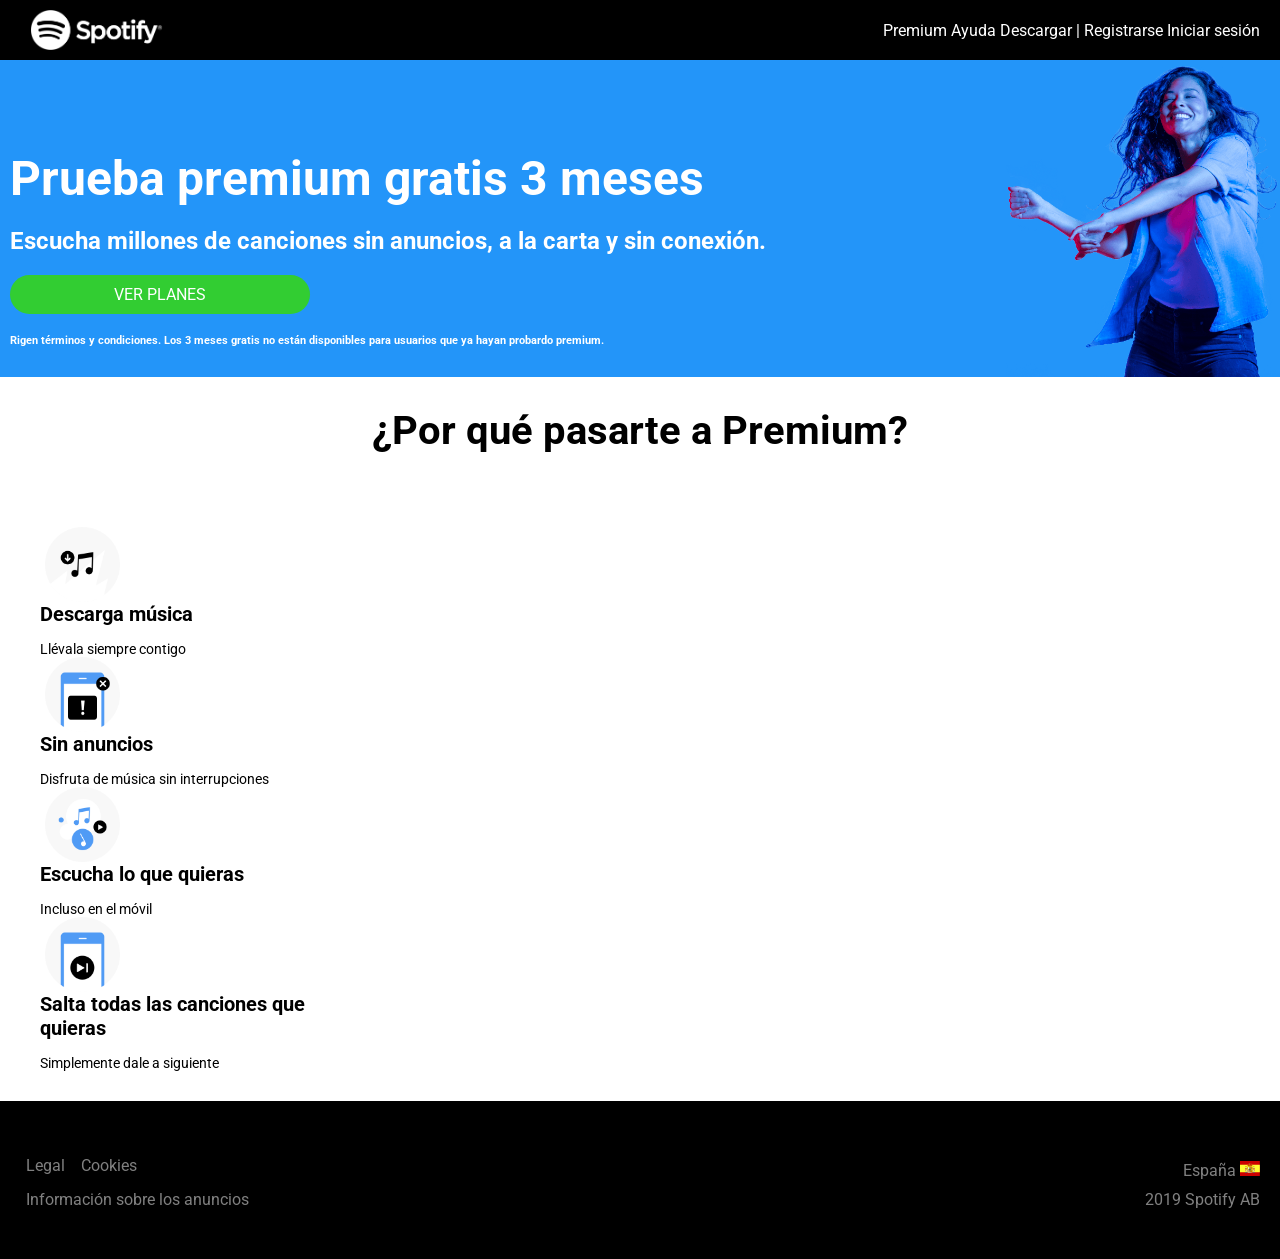
<file: docs/index.html>
<!DOCTYPE html>
<html lang="es">
  <head>
    <meta charset="UTF-8" />
    <meta http-equiv="X-UA-Compatible" content="IE=edge" />
    <meta name="viewport" content="width=device-width, initial-scale=1.0" />
    <link rel="preconnect" href="https://fonts.googleapis.com" />
    <link rel="preconnect" href="https://fonts.gstatic.com" crossorigin />
    <link
      href="https://fonts.googleapis.com/css2?family=Roboto:wght@400;700&display=swap"
      rel="stylesheet"
    />
    <link rel="stylesheet" href="./assets/css/main.css" />
    <title>Document</title>
  </head>
  <body>
    <header class="header">
      <img
        class="header__logo"
        src="./assets/images/logo.png"
        alt="logotipo de spotify"
      />
      <img
        class="header__burguer"
        src="./assets/images/menu-icon.png"
        alt=" Icono menu hamburguesa"
      />
      <nav class="header__menu">
        <ul>
          <li<a class="header__menu--link" href="">Premium</a></li>
          <li<a class="header__menu--link" href="">Ayuda</a></li>
          <li<a class="header__menu--link" href="">Descargar</a></li>
          <li<a class="header__menu--link" href=""> | </a></li>
          <li<a class="header__menu--link" href="">Registrarse</a>
          </li>
          <li<a class="header__menu--link" href="">Iniciar sesión</a>
          </li>
        </ul>
      </nav>
    </header>

    <main>
      <section class="blue">
        <div class="blue__wrapperContainer">
          <h1 class="blue__wrapperContainer--principal">
            Prueba premium gratis 3 meses
          </h1>
          <h2 class="blue__wrapperContainer--secondary">
            Escucha millones de canciones sin anuncios, a la carta y sin conexión.
          </h2>
          <div class="blue__wrapperContainer--button"><p>VER PLANES</p></div>
          <h6 class="blue__wrapperContainer--smallText">
            Rigen términos y condiciones. Los 3 meses gratis no están disponibles para
            usuarios que ya hayan probardo premium.
          </h6>
        </div>
      </section>

      <section class="white">
          <h1 class="white__premiumTitle">¿Por qué pasarte a Premium?</h1>
          <div class="white__conditions">


            <article class="--icon icon">
              <img class="img_benefits" src="./assets/images/benefit-1.png" alt="arrow point down and music note" />
              <div class="conditions-tex">
                <p class="subtitles">Descarga música</p>
                <p class="sub-subtitle">Llévala siempre contigo</p>
              </div>
            </article>


            <article class="--icon icon">
              <img class="img_benefits" src="./assets/images/benefit-2.png" alt="phone screen with exclamation" />
              <div class="conditions-tex">
                <p class="subtitles">Sin anuncios</p>
                <p class="sub-subtitle">Disfruta de música sin interrupciones</p>
              </div>
            </article>


            <article class="--icon icon">
              <img class="img_benefits" src="./assets/images/benefit-3.png" alt="various music notes" />
              <div class="conditions-tex">
                <p class="subtitles">Escucha lo que quieras</p>
                <p class="sub-subtitle">Incluso en el móvil</p>
              </div>
            </article>


            <article class="--icon icon">
              <img class="img_benefits" src="./assets/images/benefit-4.png" alt="phone screen with play button" />
              <div class="conditions-tex">
                <p class="subtitles">Salta todas las canciones que quieras</p>
                <p class="sub-subtitle">Simplemente dale a siguiente</p>
              </div>
            </article>


        </section>
    </main>

    <footer class="footer">
      <div class="footer__textoFot">
        <nav class="footer__textFot--menuFooter">
          <ul>
            <li class="menu_item_footer">
              <a class="link_footer" href="">Legal</a>
            </li>
            <li class="menu_item_footer">
              <a class="link_footer" href="">Cookies</a>
            </li>
            <li class="menu_item_footer">
              <a class="link_footer" href="">Información sobre los anuncios</a>
            </li>
          </ul>
        </nav>
      </div>
      <div class="footer__textoDer">
        <p class="footer__textoDer--textoEspana">
          España <img class="bandera" src="./assets/images/es.svg" alt="" />
        </p>
        <p>2019 Spotify AB</p>
      </div>
    </footer>

  </body>
</html>
</file>
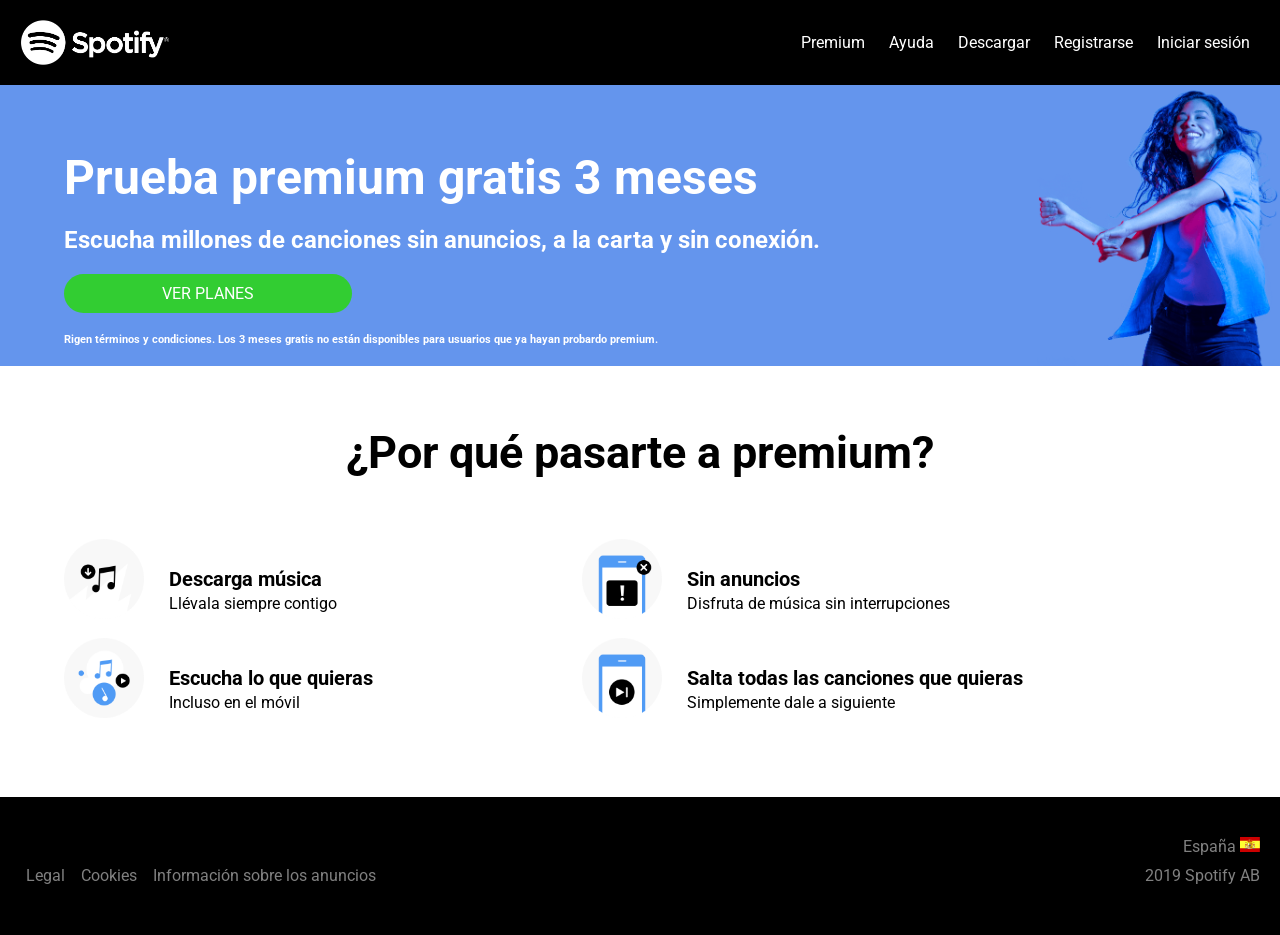
<file: version-0/index.html>
<!DOCTYPE html>
<html lang="es">
  <head>
    <meta charset="UTF-8" />
    <meta http-equiv="X-UA-Compatible" content="IE=edge" />
    <meta name="viewport" content="width=device-width, initial-scale=1.0" />
    <link rel="preconnect" href="https://fonts.googleapis.com" />
    <link rel="preconnect" href="https://fonts.gstatic.com" crossorigin />
    <link
      href="https://fonts.googleapis.com/css2?family=Roboto:wght@400;700&display=swap"
      rel="stylesheet"
    />
    <link rel="stylesheet" href="./styles/style.css" />
    <title>Document</title>
  </head>
  <body>
    <header class="intro">
      <img
        class="burguer"
        src="./images/menu-icon.png"
        alt="menu hamburguesa"
      />
      <img class="logo" src="./images/logo.png" alt="logotipo de spotify" />

      <nav class="menu">
        <ul>
          <li class="menu_item"><a class="link" href="">Premium</a></li>
          <li class="menu_item"><a class="link" href="">Ayuda</a></li>
          <li class="menu_item"><a class="link" href="">Descargar</a></li>
          <li class="menu_item"><a class="link" href="">Registrarse</a></li>
          <li class="menu_item">
            <a class="link" href="">Iniciar sesión</a>
          </li>
        </ul>
      </nav>
    </header>
    <main>
      <section class="section_imagen">
        <div class="wrapper">
          <h1 class="titulo_principal">Prueba premium gratis 3 meses</h1>
          <h2 class="titulo_secundario">
            Escucha millones de canciones sin anuncios, a la carta y sin
            conexión.
          </h2>
          <div class="boton"><p>VER PLANES</p></div>
          <h6 class="letra_peq">
            Rigen términos y condiciones. Los 3 meses gratis no están
            disponibles para usuarios que ya hayan probardo premium.
          </h6>
        </div>
      </section>

      <section class="condiciones wrapper">
        <h1 class="titulo_premium">¿Por qué pasarte a premium?</h1>
        <div class="condiciones_todas">
          <article class="icono">
            <img class="img_beneficts" src="./images/benefit-1.png" alt="" />
            <div class="condiciones-tex">
              <p class="subtitulos">Descarga música</p>
              <p>Llévala siempre contigo</p>
            </div>
          </article>
          <article class="icono">
            <img class="img_beneficts" src="./images/benefit-2.png" alt="" />
            <div class="condiciones-tex">
              <p class="subtitulos">Sin anuncios</p>
              <p>Disfruta de música sin interrupciones</p>
            </div>
          </article>
          <article class="icono">
            <img class="img_beneficts" src="./images/benefit-3.png" alt="" />
            <div class="condiciones-tex">
              <p class="subtitulos">Escucha lo que quieras</p>
              <p>Incluso en el móvil</p>
            </div>
          </article>
          <article class="icono">
            <img class="img_beneficts" src="./images/benefit-4.png" alt="" />
            <div class="condiciones-tex">
              <p class="subtitulos">Salta todas las canciones que quieras</p>
              <p>Simplemente dale a siguiente</p>
            </div>
          </article>
      </section>
    </main>
    <footer class="footer">
      <div class="texto-fot">
        <nav class="menu_footer">
          <ul>
            <li class="menu_item_footer">
              <a class="link_footer" href="">Legal</a>
            </li>
            <li class="menu_item_footer">
              <a class="link_footer" href="">Cookies</a>
            </li>
            <li class="menu_item_footer">
              <a class="link_footer" href="">Información sobre los anuncios</a>
            </li>
          </ul>
        </nav>
      </div>
      <div class="texto_der">
        <p class="texto_espana">
          España <img class="bandera" src="./images/es.svg" alt="" />
        </p>
        <p>2019 Spotify AB</p>
      </div>
    </footer>
  </body>
</html>
</file>
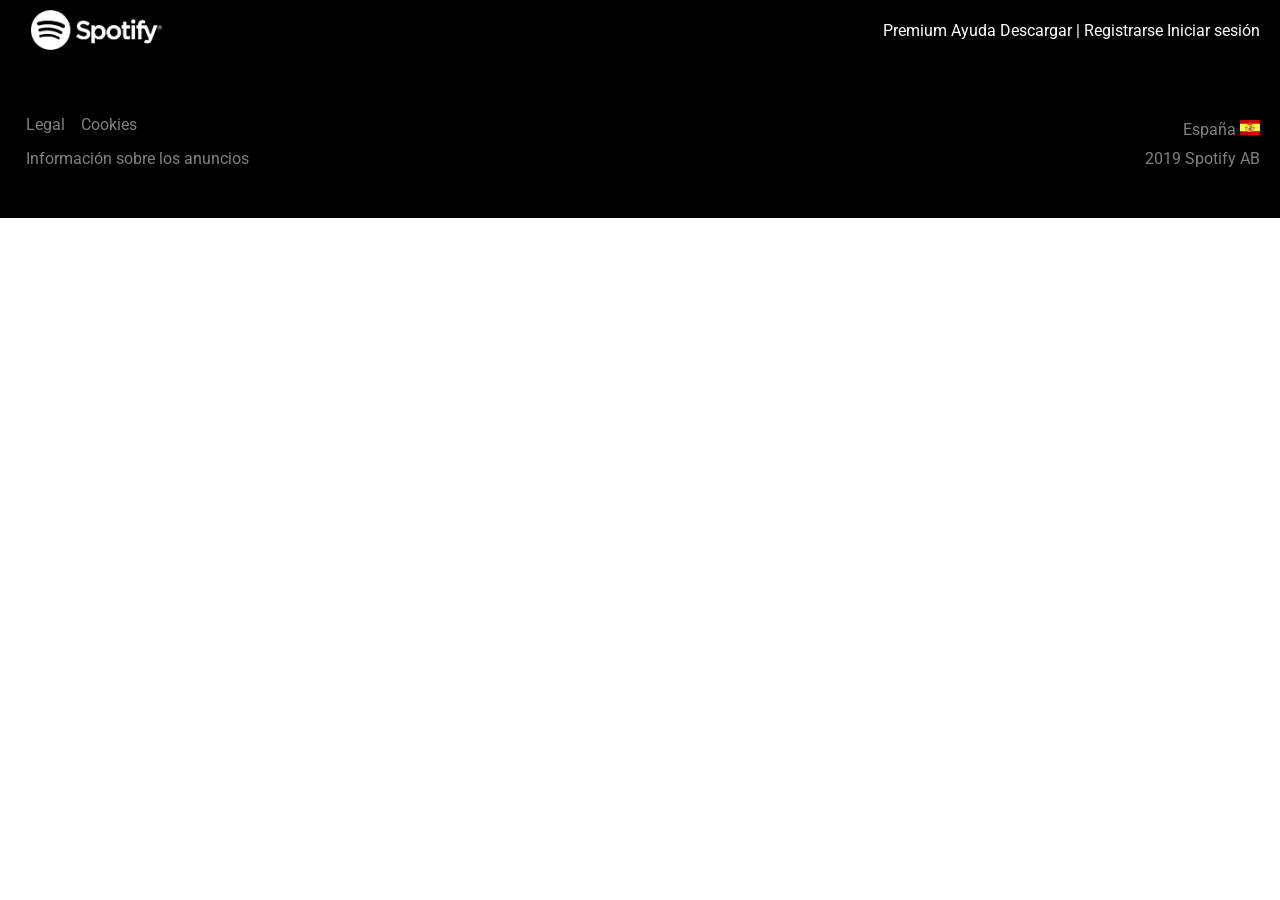
<file: docs/contacto.html>
<!DOCTYPE html>
<html lang="es">
  <head>
    <meta charset="UTF-8" />
    <meta http-equiv="X-UA-Compatible" content="IE=edge" />
    <meta name="viewport" content="width=device-width, initial-scale=1.0" />
    <link rel="preconnect" href="https://fonts.googleapis.com" />
    <link rel="preconnect" href="https://fonts.gstatic.com" crossorigin />
    <link
      href="https://fonts.googleapis.com/css2?family=Roboto:wght@400;700&display=swap"
      rel="stylesheet"
    />
    <link rel="stylesheet" href="./assets/css/main.css" />
    <title>Document</title>
  </head>
  <body>
    <header class="header">
      <img
        class="header__logo"
        src="./assets/images/logo.png"
        alt="logotipo de spotify"
      />
      <img
        class="header__burguer"
        src="./assets/images/menu-icon.png"
        alt=" Icono menu hamburguesa"
      />
      <nav class="header__menu">
        <ul>
          <li<a class="header__menu--link" href="">Premium</a></li>
          <li<a class="header__menu--link" href="">Ayuda</a></li>
          <li<a class="header__menu--link" href="">Descargar</a></li>
          <li<a class="header__menu--link" href=""> | </a></li>
          <li<a class="header__menu--link" href="">Registrarse</a>
          </li>
          <li<a class="header__menu--link" href="">Iniciar sesión</a>
          </li>
        </ul>
      </nav>
    </header>

    <footer class="footer">
      <div class="footer__textoFot">
        <nav class="footer__textFot--menuFooter">
          <ul>
            <li class="menu_item_footer">
              <a class="link_footer" href="">Legal</a>
            </li>
            <li class="menu_item_footer">
              <a class="link_footer" href="">Cookies</a>
            </li>
            <li class="menu_item_footer">
              <a class="link_footer" href="">Información sobre los anuncios</a>
            </li>
          </ul>
        </nav>
      </div>
      <div class="footer__textoDer">
        <p class="footer__textoDer--textoEspana">
          España <img class="bandera" src="./assets/images/es.svg" alt="" />
        </p>
        <p>2019 Spotify AB</p>
      </div>
    </footer>

  </body>
</html>
</file>
<file: docs/assets/css/main.css>
*{margin:0;padding:0;box-sizing:border-box;font-family:"Roboto", sans-serif;font-size:16px}.header{background-color:black;position:-webkit-sticky;position:sticky;top:0;width:100%;height:60px;display:flex;flex-direction:row;justify-content:space-between;align-items:center;padding:10px}.header__logo{height:40px;padding-left:20px;width:auto}.header__burguer{align-items:flex-end;width:40px;height:40px;margin-right:20px}.header__menu{display:none;flex-direction:row;justify-content:flex-end;align-items:flex-end;color:white;width:auto}@media all and (min-width: 768px){.header .header{display:flex;flex-direction:row;justify-content:flex-end}.header .header__burguer{display:none}.header .header__menu{display:flex;margin-right:10px}}.blue{display:flex;flex-direction:column;background-color:#2395f9;color:white;width:100%;padding:10px}.blue__wrapperContainer{overflow-wrap:normal}.blue__wrapperContainer--principal{font-size:3rem;margin-top:5rem}.blue__wrapperContainer--secondary{font-size:1.5rem;margin:1.25rem 0}.blue__wrapperContainer--button{background-color:limegreen;width:100%;display:flex;padding:10px;justify-content:center;margin:1.25rem 0;border-radius:40px}.blue__wrapperContainer--smallText{font-size:0.7rem;margin:1.25rem 0}@media all and (min-width: 768px){.blue{background-image:url("../../assets/images/premium_dancer.png");background-repeat:no-repeat;background-position:right;background-size:contain}.blue__wrapperContainer--button{width:300px}}.white{display:flex;flex-direction:column;justify-content:center;align-items:center;font-size:16px;padding:0, 10px, 30px, 10px;margin-bottom:30px}.white__premiumTitle{font-size:40px;width:100%;height:110px;justify-content:center;display:flex;margin:30px 0 10px 0;text-align:center}.white__conditions{display:flex;flex-direction:column;justify-content:center;align-items:center;width:90%}.white__conditions--icon{display:flex;flex-direction:row;align-items:center;margin-left:auto}.white .img_benefits{display:flex;flex-direction:row;width:75px;margin-right:50px;margin-left:5px}.white .conditions-text{display:flex;flex-direction:column;justify-content:flex-start}.white .subtitles{width:300px;font-weight:bold;font-size:20px;margin-bottom:15px}.white .sub-subtitle{font-size:14px}@media all and (min-width: 768px){.white__conditions{display:flex;justify-content:space-between;align-items:flex-start;flex-wrap:wrap;width:100%;padding:0;max-width:1200px}.white__conditions--icon{display:flex;flex-direction:column;align-items:center;text-align:center;min-width:45%;margin:0;padding:0}}.footer{background-color:black;font-size:10px;color:gray;padding:40px 20px 50px 20px;display:flex;justify-content:space-between;align-items:flex-end}.footer__textoFot{max-width:250px;display:flex}.footer__textoFot--menuFooter{display:inline-block}.footer__textoDer{text-align:right;font-size:10px}.footer__textoDer--textoEspana{margin-bottom:10px}.link_footer{color:gray;text-decoration:none;margin:6px}.menu_item_footer{color:gray;text-decoration:none;display:inline-block;margin-top:15px}.bandera{width:20px}
</file>
<file: version-0/styles/style.css>
* {
  margin: 0;
  padding: 0;
  box-sizing: border-box;
  font-family: 'Roboto', sans-serif;
  font-size: 16px;
}

.intro {
  background-color: black;

  display: flex;
  justify-content: space-between;
  align-items: center;
  position: sticky;
  top: 0;
  padding: 20px;
}
.logo {
  width: 150px;
  display: inline-block;
}
.menu {
  list-style: none;
  display: none;
}

.menu_item {
  display: inline-block;
}

.link {
  text-decoration: none;
  margin: 0 10px;
  color: white;
}
.footer {
  background-color: black;
  font-size: 14px;
  color: gray;
  padding: 40px 20px 50px 20px;
  display: flex;
  justify-content: space-between;
  align-items: flex-end;
}
.menu_footer {
  display: inline-block;
}
.link_footer {
  color: gray;
  text-decoration: none;
  margin: 6px;
}

.menu_item_footer {
  color: gray;
  text-decoration: none;
  display: inline-block;
}
.texto_der {
  text-align: right;
}
.bandera {
  width: 20px;
}
.texto_espana {
  margin-bottom: 10px;
}

.section_imagen {
  display: flex;
  flex-direction: column;
  justify-content: flex-end;
  background-color: cornflowerblue;
  width: 100%;

  color: white;
}

.titulo_principal {
  font-size: 3rem;
  margin-top: 8rem;
}

.titulo_secundario {
  font-size: 1.5rem;
  margin: 1.25rem 0;
}

.boton {
  background-color: limegreen;
  width: 100%;
  display: flex;
  padding: 10px;
  justify-content: center;
  margin: 1.25rem 0;
  border-radius: 40px;
}

.letra_peq {
  font-size: 0.7rem;

  margin: 1.25rem 0;
}

.titulo_premium {
  font-size: 45px;
  width: 100%;
  justify-content: center;
  display: flex;
  margin: 0 0 60px 0;
  text-align: center;
}

.condiciones {
  display: flex;
  flex-direction: column;

  justify-content: space-around;
  padding: 60px 0 60px 0;
}
.icono {
  display: flex;
  flex-direction: row;
  flex-wrap: nowrap;
}

.img_beneficts {
  width: 25%;
}
.subtitulos {
  width: 100%;

  font-weight: bold;
  font-size: 20px;
  line-height: 1.5;
}
.wrapper {
  width: 90%;
  margin: 0 auto;
}

.condiciones-tex {
  padding: 25px;
}

.texto-fot {
  max-width: 250px;
  display: flex;
}
.burguer {
  width: 40px;
}

.condiciones_todas {
  display: flex;
}

@media all and (min-width: 480px) {
  .burguer {
    display: none;
  }
  .menu {
    display: inline-block;
    justify-content: space-between;
  }

  .section_imagen {
    background-image: url('../images/premium_dancer.png');
    background-repeat: no-repeat;
    background-position: right;
    background-size: contain;
  }
  .titulo_principal {
    margin-top: 4rem;
  }
  .boton {
    width: 25%;
  }

  .condiciones_todas {
    flex-direction: row;
    justify-content: center;
    flex-wrap: wrap;
    max-width: 90%;
  }
  .icono {
    width: 50%;
  }

  .img_beneficts {
    width: 80px;
    height: 80px;
  }

  .texto-fot {
    max-width: 90%;
  }
}

@media all and (min-width: 1000px) {
}
</file>
